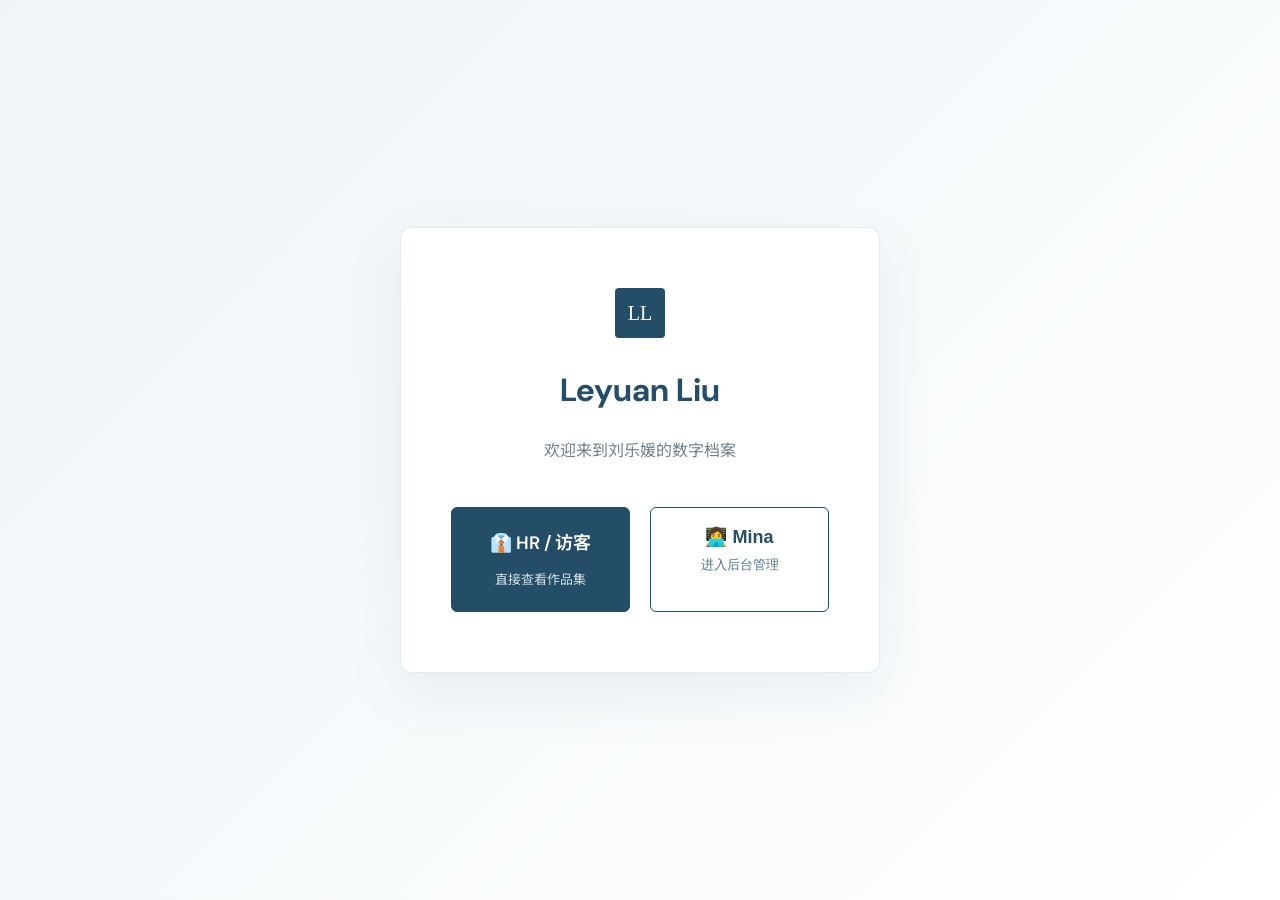
<file: index.html>
<!doctype html>
<html lang="zh-CN">
<head>
  <meta charset="utf-8">
  <meta name="viewport" content="width=device-width, initial-scale=1">
  <title>Welcome | 刘乐媛 Leyuan Liu</title>
  <link href="https://fonts.googleapis.com/css2?family=DM+Sans:wght@400;500;700&family=Noto+Sans+SC:wght@400;500;700&display=swap" rel="stylesheet">
  <link rel="stylesheet" href="styles.css">
  <style>
    .gate-container { height: 100vh; display: flex; align-items: center; justify-content: center; background: linear-gradient(135deg, #eef4f7 0%, #fff 100%); }
    .gate-card { background: #fff; padding: 60px 50px; border-radius: 12px; box-shadow: 0 20px 60px rgba(36,78,104,0.08); text-align: center; max-width: 480px; width: 90%; border: 1px solid #e5ebef; animation: fadeInUp 0.8s ease; }
    .gate-card h1 { font-size: 32px; color: #244e68; margin-bottom: 10px; }
    .gate-card p { color: #71808c; margin-bottom: 40px; font-size: 16px; }
    .gate-btns { display: flex; gap: 20px; justify-content: center; }
    .gate-btn { flex: 1; padding: 18px 20px; border: 1px solid #244e68; background: #fff; color: #244e68; font-size: 18px; font-weight: 600; border-radius: 6px; cursor: pointer; transition: all 0.3s; text-decoration: none; display: flex; flex-direction: column; align-items: center; gap: 8px; }
    .gate-btn:hover { background: #244e68; color: #fff; transform: translateY(-3px); box-shadow: 0 10px 20px rgba(36,78,104,0.15); }
    .gate-btn.primary { background: #244e68; color: #fff; }
    .gate-btn.primary:hover { background: #1a3b4f; }
    .admin-form { display: none; margin-top: 20px; flex-direction: column; gap: 12px; }
    .admin-form input { padding: 14px; border: 1px solid #dce5ea; border-radius: 6px; font-size: 16px; outline: none; text-align: center; }
    .admin-form input:focus { border-color: #b57b4a; }
    .admin-form .error { color: #b0413e; font-size: 14px; height: 18px; margin: 0; }
    @keyframes fadeInUp { from { opacity: 0; transform: translateY(30px); } to { opacity: 1; transform: translateY(0); } }
  </style>
</head>
<body>
  <div class="gate-container">
    <div class="gate-card">
      <div class="brand-mark" style="margin: 0 auto 20px; width: 50px; height: 50px; font-size: 20px;">LL</div>
      <h1>Leyuan Liu</h1>
      <p>欢迎来到刘乐媛的数字档案</p>
      
      <div class="gate-btns" id="mainBtns">
        <a href="portfolio.html" class="gate-btn primary">
          <span>👔 HR / 访客</span>
          <span style="font-size: 13px; font-weight: 400; opacity: 0.8;">直接查看作品集</span>
        </a>
        <button onclick="showAdminForm()" class="gate-btn">
          <span>👩‍💻 Mina</span>
          <span style="font-size: 13px; font-weight: 400; opacity: 0.8;">进入后台管理</span>
        </button>
      </div>

      <div class="admin-form" id="adminForm">
        <input type="password" id="adminPwd" placeholder="请输入管理员密码" onkeydown="if(event.key==='Enter') checkPwd()">
        <button onclick="checkPwd()" class="gate-btn primary" style="padding: 14px; flex-direction: row; justify-content: center;">验证并进入</button>
        <p class="error" id="adminError"></p>
      </div>
    </div>
  </div>
  <script>
    function showAdminForm() {
      document.getElementById('mainBtns').style.display = 'none';
      document.getElementById('adminForm').style.display = 'flex';
      document.getElementById('adminPwd').focus();
    }
    function checkPwd() {
      const pwd = document.getElementById('adminPwd').value;
      if (pwd === 'asd123') {
        sessionStorage.setItem('mina_admin', 'true');
        window.location.href = 'admin.html';
      } else {
        document.getElementById('adminError').textContent = '密码错误，请重试';
        document.getElementById('adminPwd').value = '';
      }
    }
  </script>
</body>
</html>
</file>
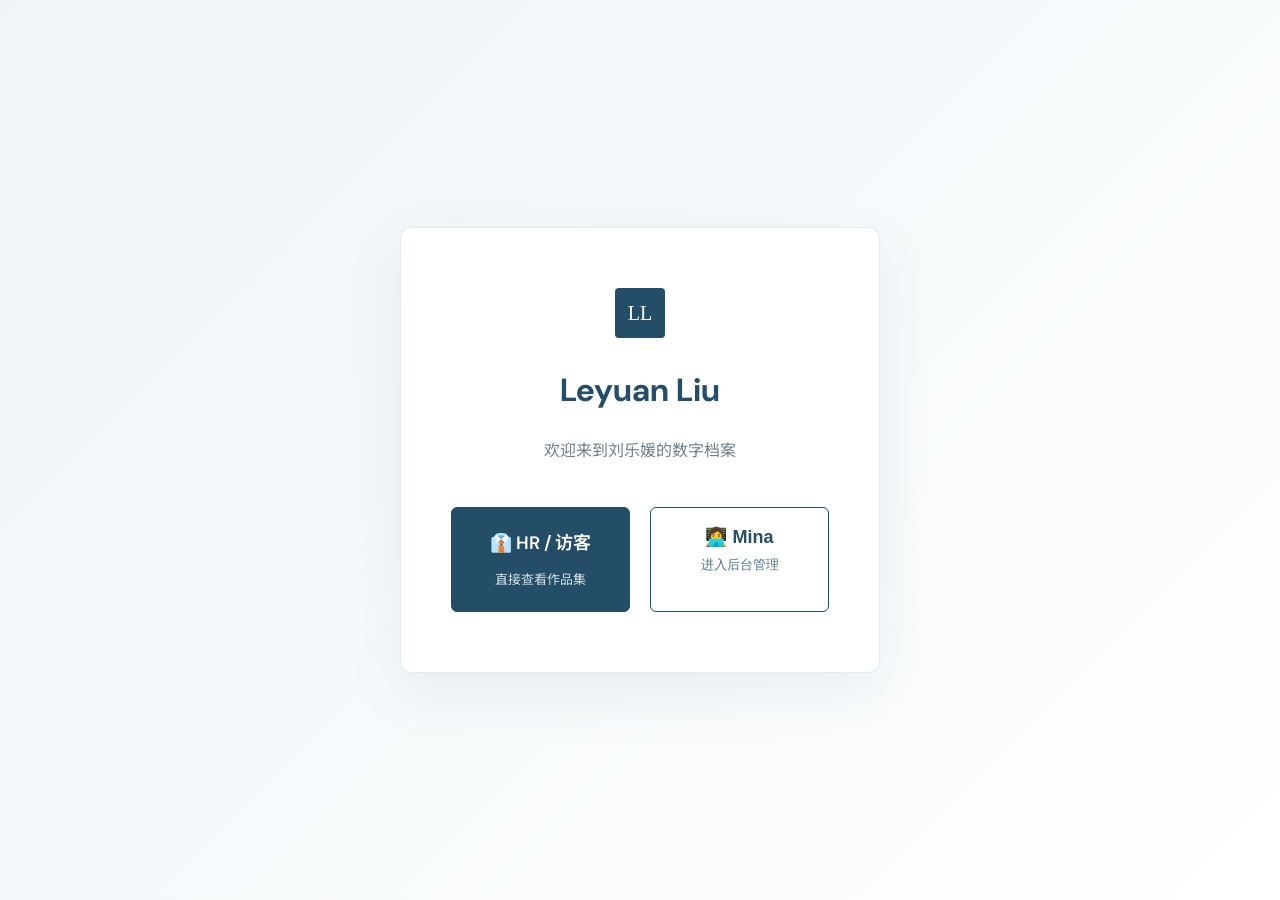
<file: admin.html>
<!doctype html>
<html lang="zh-CN">
<head>
  <meta charset="utf-8">
  <meta name="viewport" content="width=device-width, initial-scale=1">
  <title>Admin Dashboard | Mina</title>
  <link href="https://fonts.googleapis.com/css2?family=DM+Sans:wght@400;500;700&family=Noto+Sans+SC:wght@400;500;700&display=swap" rel="stylesheet">
  <link rel="stylesheet" href="styles.css">
</head>
<body>
  <div class="shell">
    <header class="topbar">
      <a class="brand" href="admin.html"><span class="brand-mark">M</span><span>Mina's Workspace<span class="brand-sub">ADMIN ONLY</span></span></a>
      <div class="top-actions">
        <a href="index.html" class="btn secondary small" style="text-decoration:none;">退出后台</a>
      </div>
    </header>
    <main class="section vault-section" style="min-height: 80vh;">
      <div class="section-head">
        <div><div class="kicker">ADMIN PANEL</div><h2>数字资产管理</h2></div>
        <p>这里上传的文件仅保存在当前浏览器 IndexedDB 中，用于本地预览和整理。HR 看不到这里。</p>
      </div>
      
      <div class="vault-controls" style="margin-top: 30px;">
        <label class="upload-btn" style="font-size:16px; padding:14px 20px;">＋ <span>上传本地文件</span><input id="mediaInput" type="file" accept="image/*,video/*,.pdf" multiple hidden></label>
      </div>
      <div id="mediaGrid" class="media-grid" style="margin-top: 30px;"><div class="empty-state">暂无本地预览文件</div></div>
    </main>
  </div>
  
  <script>
    // 拦截非授权访问
    if (sessionStorage.getItem('mina_admin') !== 'true') {
      window.location.href = 'index.html';
    }
    
    let mediaDb;
    const req = indexedDB.open("LeyuanPersonalArchive", 1);
    req.onupgradeneeded = () => req.result.createObjectStore("media", { keyPath: "id", autoIncrement: true });
    req.onsuccess = () => { mediaDb = req.result; renderMedia(); };
    
    function storeMedia(file){
      return new Promise((resolve, reject) => {
        const tx = mediaDb.transaction("media", "readwrite");
        tx.objectStore("media").add({ name: file.name, type: file.type, blob: file });
        tx.oncomplete = resolve; tx.onerror = reject;
      });
    }
    function getMedia(){
      return new Promise(resolve => {
        const r = mediaDb.transaction("media", "readonly").objectStore("media").getAll();
        r.onsuccess = () => resolve(r.result || []);
      });
    }
    async function renderMedia(){
      if(!mediaDb) return;
      const items = await getMedia();
      document.getElementById("mediaGrid").innerHTML = items.length
        ? items.map(m => `<article class="media-item">${m.type.startsWith("image/") ? `<img src="${URL.createObjectURL(m.blob)}">` : m.type.startsWith("video/") ? `<video src="${URL.createObjectURL(m.blob)}" controls></video>` : `<div class="file-preview">PDF</div>`}<p>${m.name}</p><button onclick="delMedia(${m.id})" style="color:#b0413e;border:none;background:none;cursor:pointer;">删除</button></article>`).join("")
        : `<div class="empty-state">暂无本地预览文件</div>`;
    }
    document.getElementById("mediaInput").addEventListener("change", async e => {
      for (const f of e.target.files) await storeMedia(f);
      e.target.value = ""; renderMedia();
    });
    window.delMedia = (id) => {
      const tx = mediaDb.transaction("media", "readwrite");
      tx.objectStore("media").delete(id);
      tx.oncomplete = renderMedia;
    };
  </script>
</body>
</html>
</file>
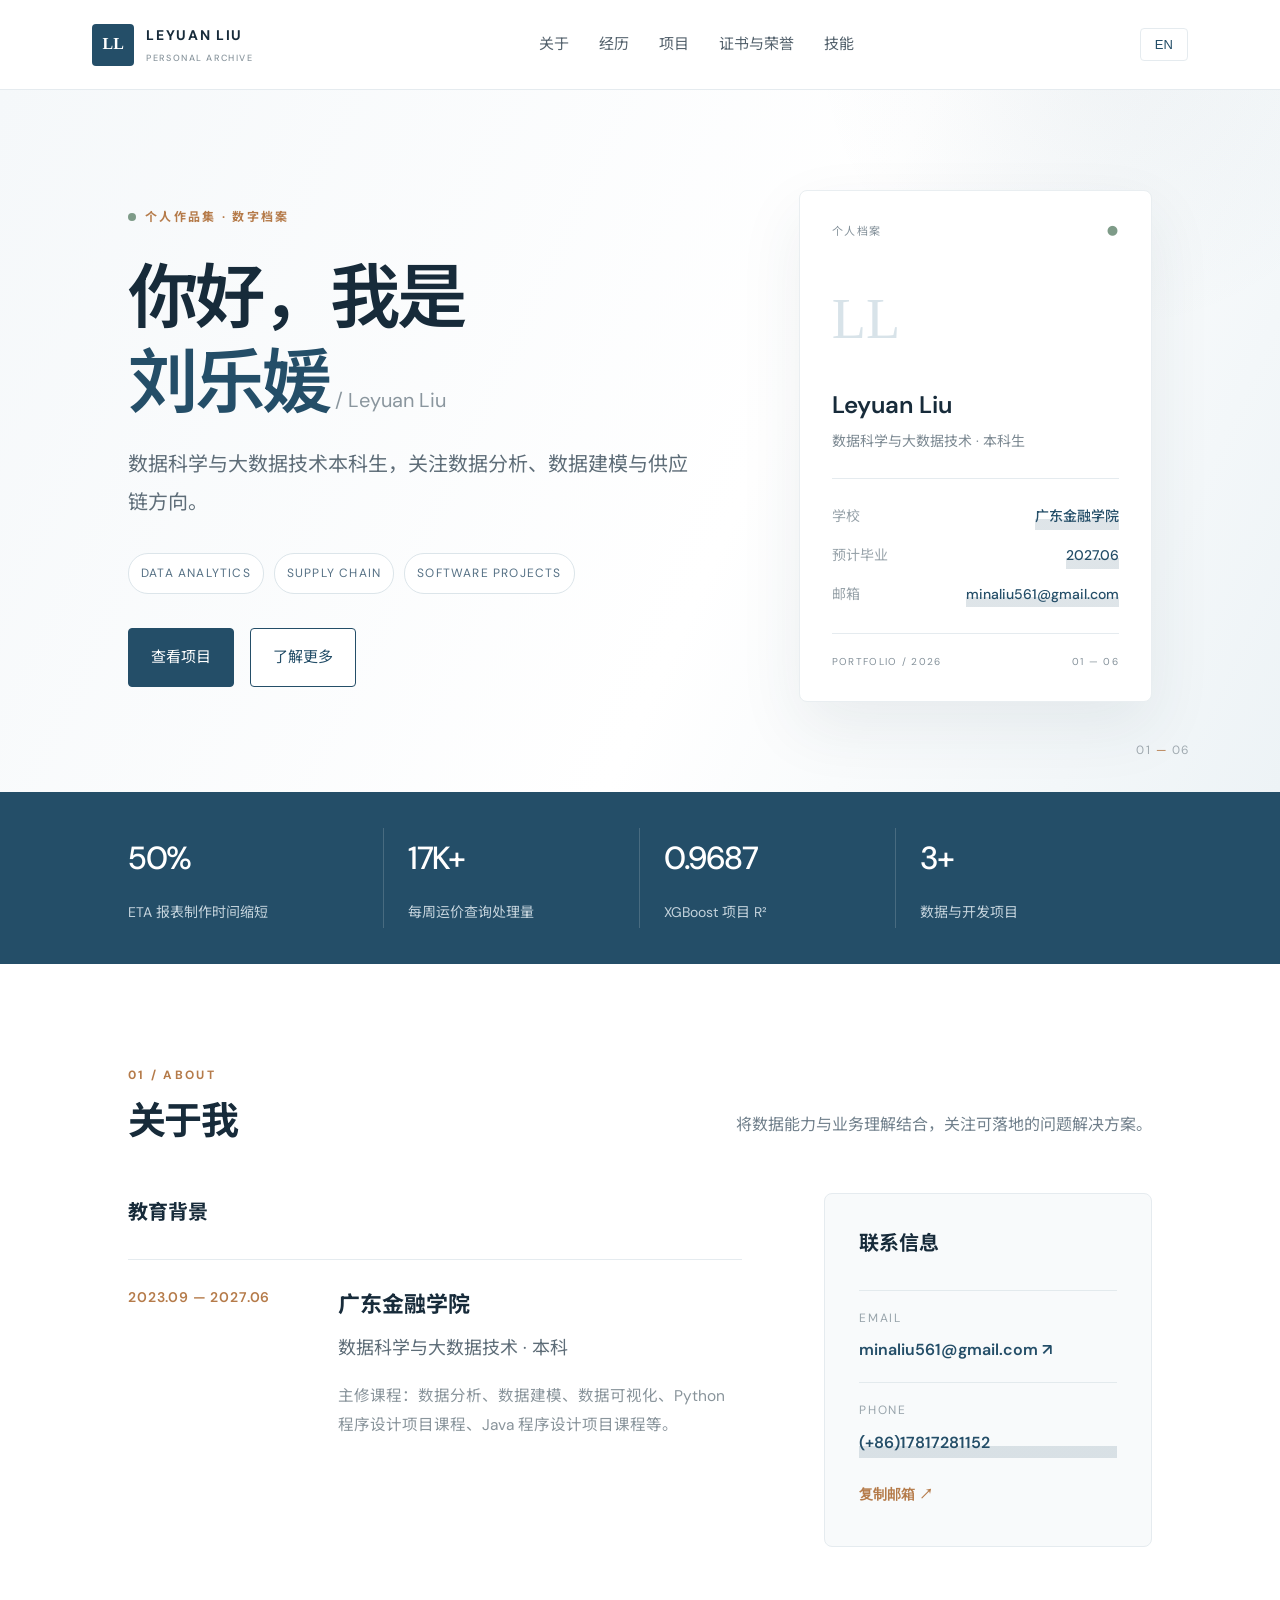
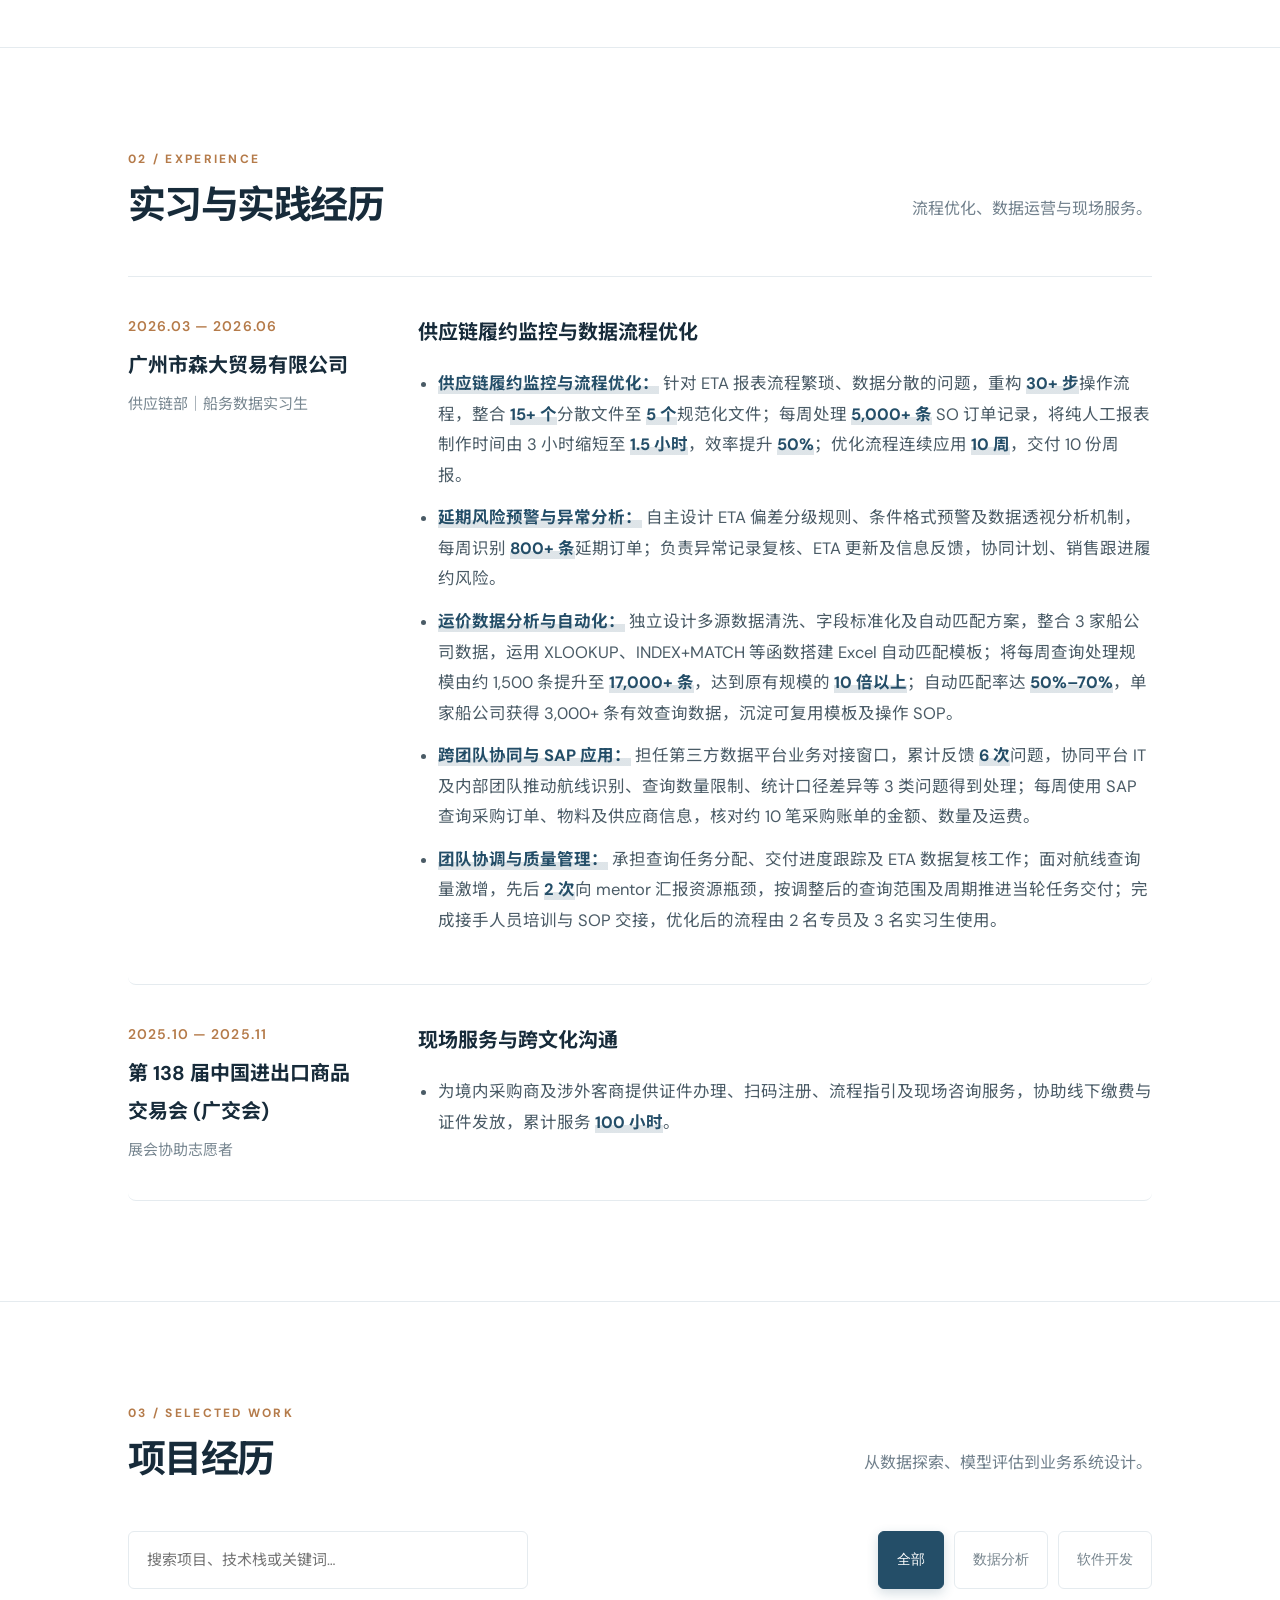
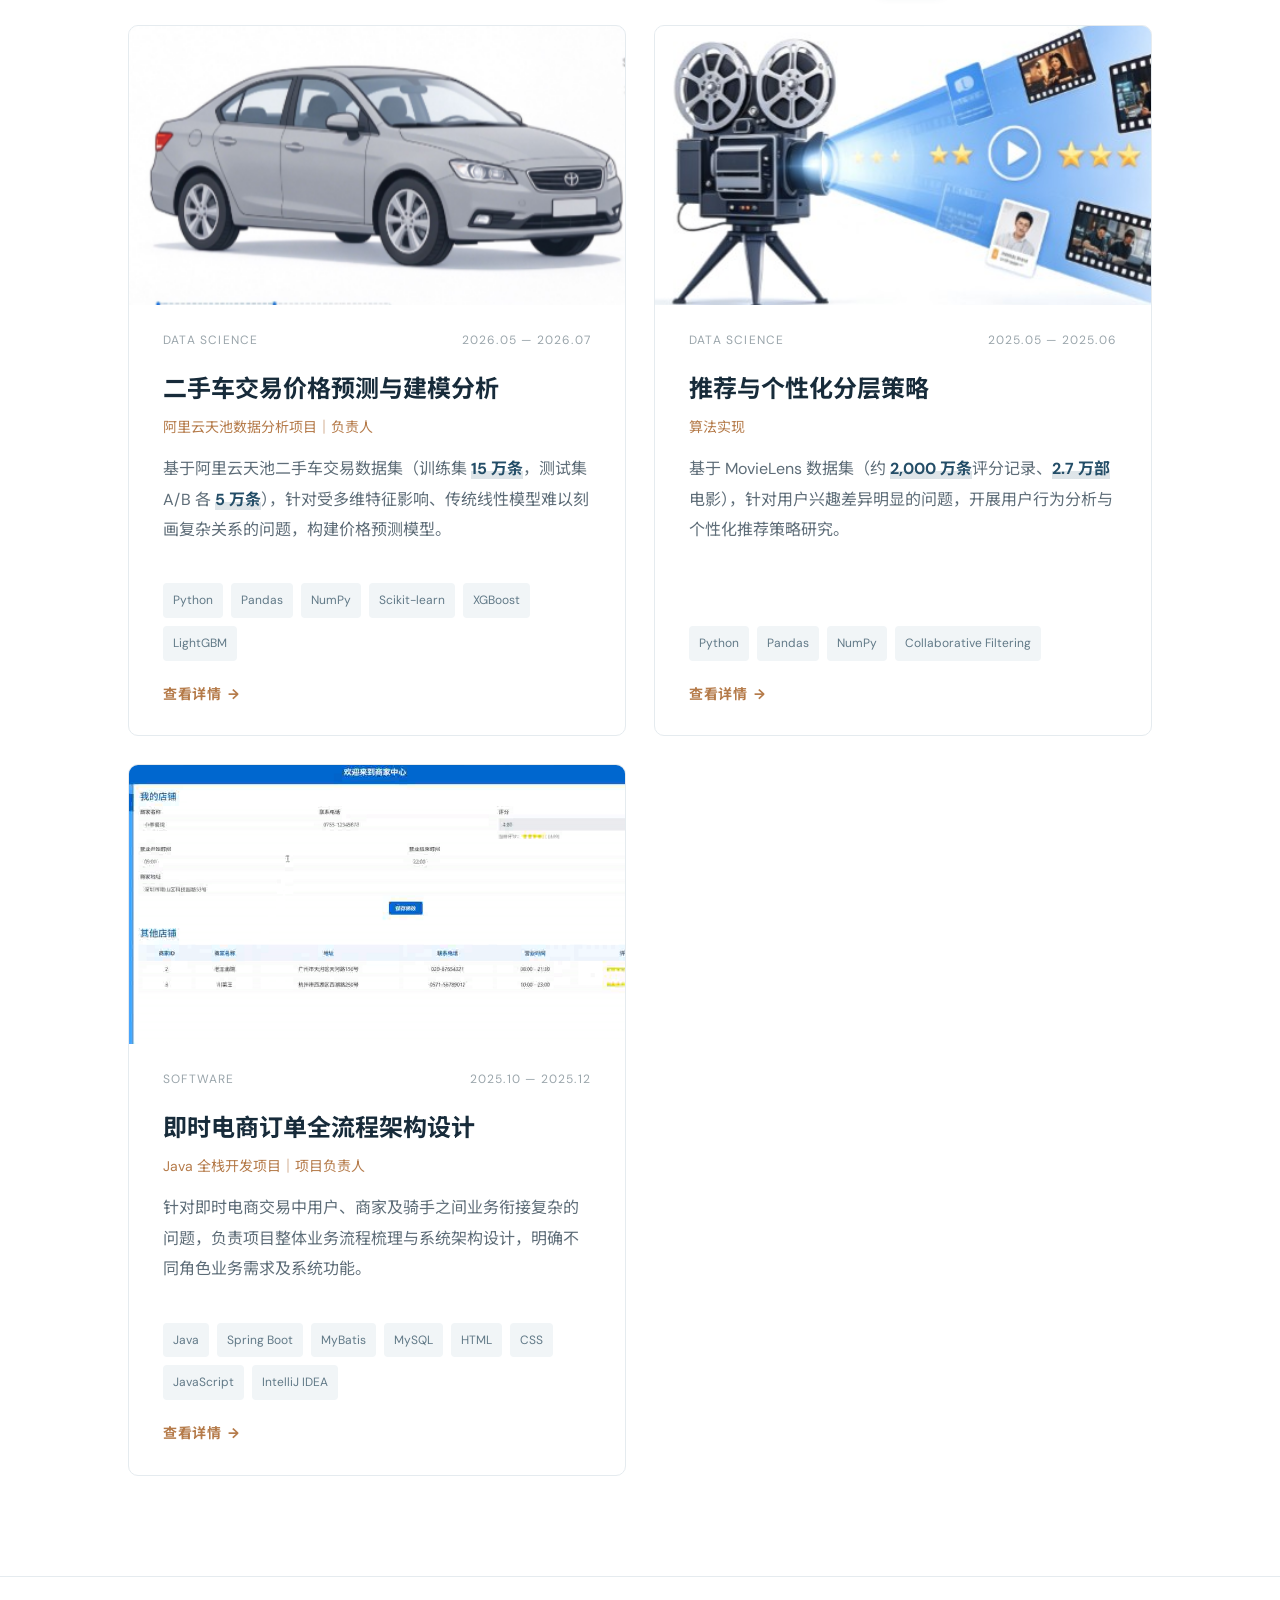
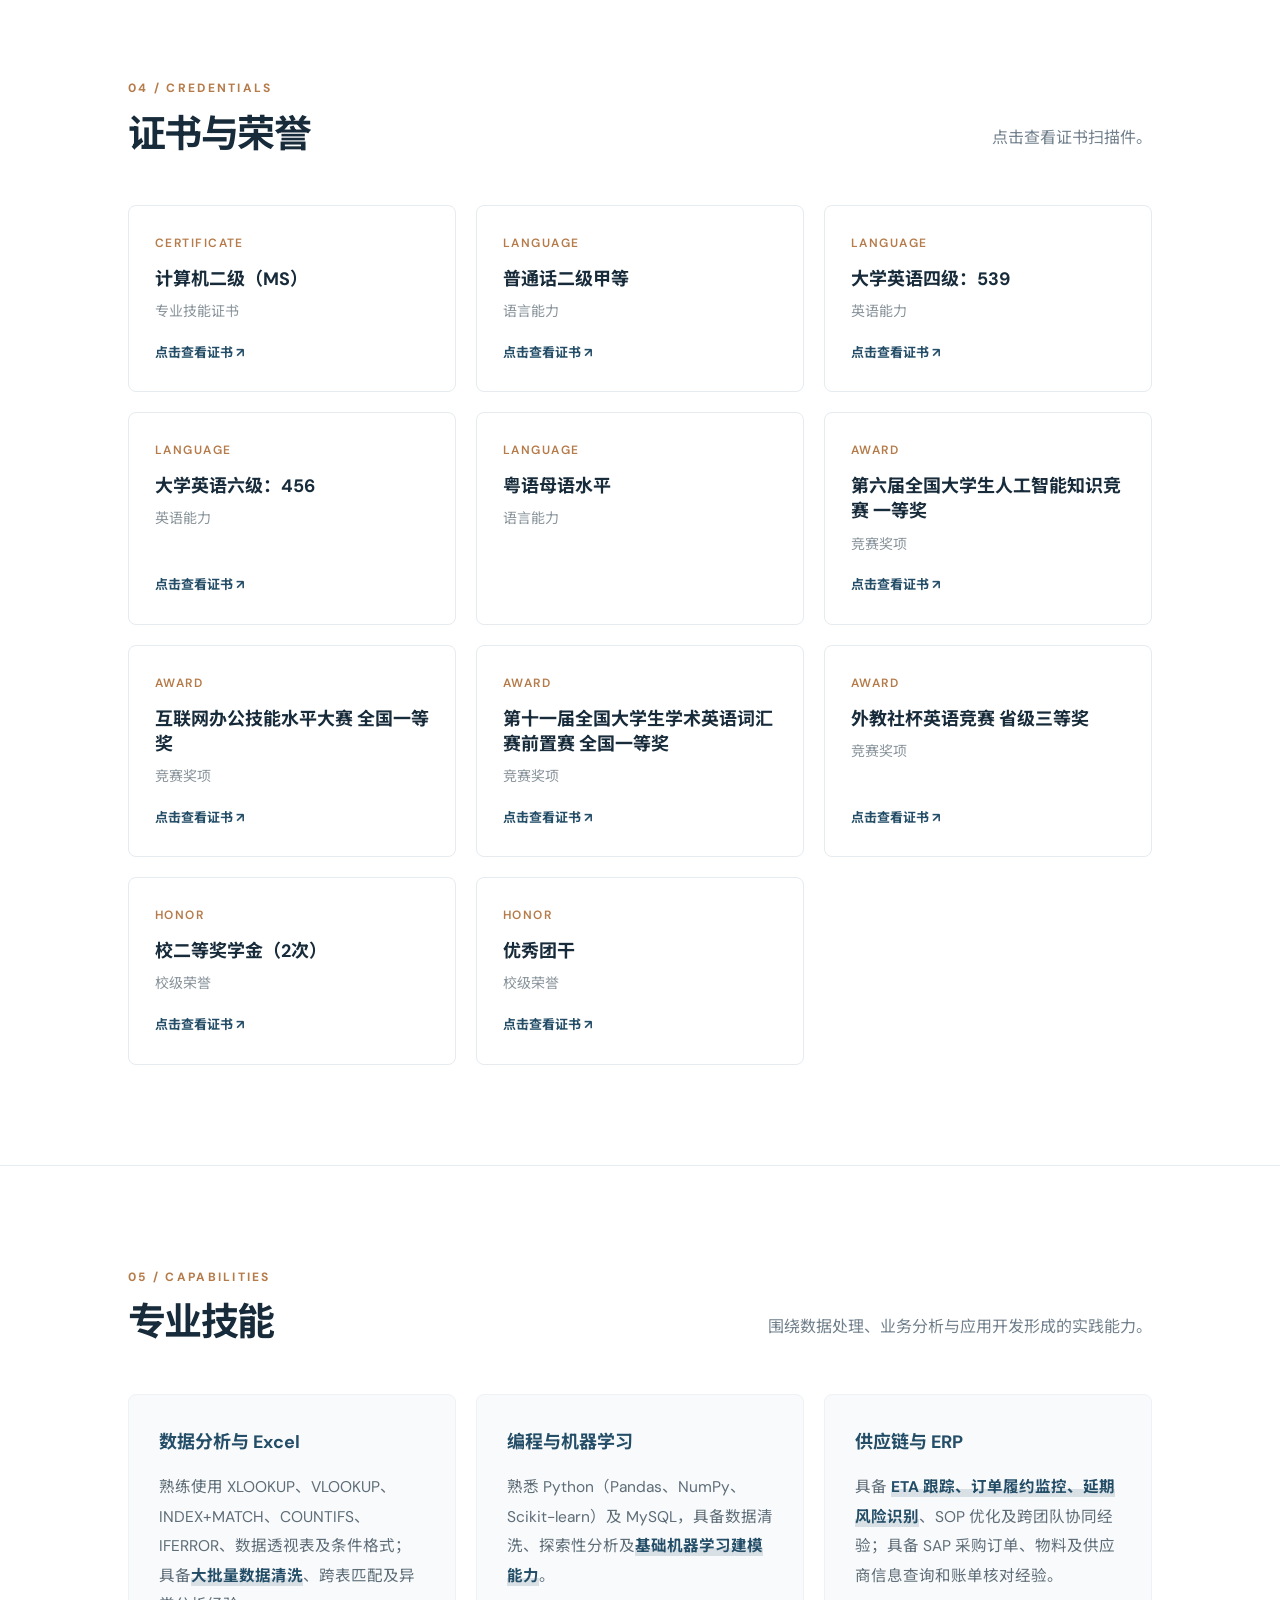
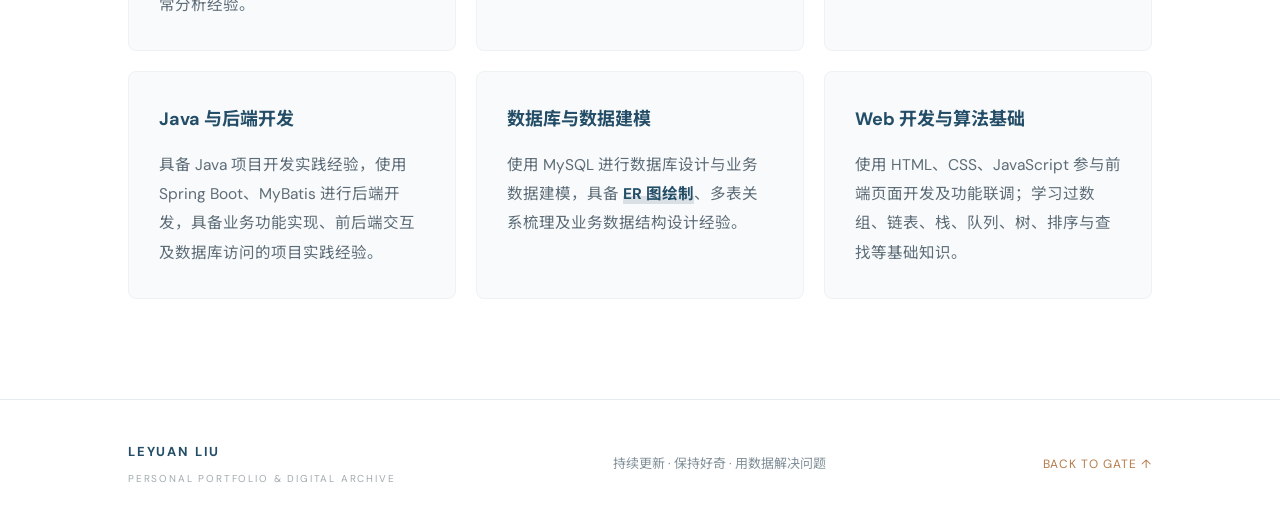
<file: portfolio.html>
<!doctype html>
<html lang="zh-CN">
<head>
  <meta charset="utf-8">
  <meta name="viewport" content="width=device-width, initial-scale=1">
  <title>刘乐媛 | Leyuan Liu — Portfolio</title>
  <link href="https://fonts.googleapis.com/css2?family=DM+Sans:wght@400;500;600;700&family=Noto+Sans+SC:wght@400;500;600;700;800&display=swap" rel="stylesheet">
  <link rel="stylesheet" href="styles.css">
</head>
<body>
  <div class="shell">
    <header class="topbar">
      <a class="brand" href="portfolio.html"><span class="brand-mark">LL</span><span>LEYUAN LIU<span class="brand-sub">PERSONAL ARCHIVE</span></span></a>
      <nav id="nav">
        <a href="#about" data-i18n="navAbout">关于</a><a href="#experience" data-i18n="navExperience">经历</a>
        <a href="#projects" data-i18n="navProjects">项目</a><a href="#credentials" data-i18n="navCredentials">证书与荣誉</a>
        <a href="#skills" data-i18n="navSkills">技能</a>
      </nav>
      <div class="top-actions">
        <button class="lang-btn" id="langToggle">EN</button>
        <button class="menu-btn" id="menuToggle">☰</button>
      </div>
    </header>

    <main>
      <section class="hero">
        <div class="hero-copy">
          <div class="eyebrow"><span class="pulse"></span><span data-i18n="heroEyebrow">个人作品集 · 数字档案</span></div>
          <h1><span data-i18n="heroHello">你好，我是</span><br><em>刘乐媛</em><span class="latin"> / Leyuan Liu</span></h1>
          <p class="hero-lead" data-i18n="heroLead">数据科学与大数据技术本科生，关注数据分析、数据建模与供应链方向。</p>
          <div class="hero-tags"><span>DATA ANALYTICS</span><span>SUPPLY CHAIN</span><span>SOFTWARE PROJECTS</span></div>
          <div class="hero-actions">
            <a class="btn primary" href="#projects" data-i18n="viewProjects">查看项目 <span>↗</span></a>
            <a class="btn secondary" href="#about" data-i18n="moreAbout">了解更多</a>
          </div>
        </div>
        <div class="hero-panel">
          <div class="panel-top"><span data-i18n="profileCard">个人档案</span><span class="live-dot">●</span></div>
          <div class="monogram">LL</div>
          <div class="panel-name">Leyuan Liu</div>
          <div class="panel-role" data-i18n="studentRole">数据科学与大数据技术 · 本科生</div>
          <div class="panel-divider"></div>
          <div class="panel-meta"><span data-i18n="locationLabel">学校</span><b data-i18n="schoolShort">广东金融学院</b></div>
          <div class="panel-meta"><span data-i18n="gradLabel">预计毕业</span><b>2027.06</b></div>
          <div class="panel-meta"><span data-i18n="emailLabel">邮箱</span><b>minaliu561@gmail.com</b></div>
          <div class="panel-foot"><span>PORTFOLIO / 2026</span><span>01 — 06</span></div>
        </div>
        <div class="hero-index">01 <span>—</span> 06</div>
      </section>

      <section class="metrics">
        <div><strong>50%</strong><span data-i18n="metric1">ETA 报表制作时间缩短</span></div>
        <div><strong>17K+</strong><span data-i18n="metric2">每周运价查询处理量</span></div>
        <div><strong>0.9687</strong><span data-i18n="metric3">XGBoost 项目 R²</span></div>
        <div><strong>3+</strong><span data-i18n="metric4">数据与开发项目</span></div>
      </section>

      <section class="section" id="about">
        <div class="section-head"><div><div class="kicker">01 / ABOUT</div><h2 data-i18n="aboutTitle">关于我</h2></div><p data-i18n="aboutIntro">将数据能力与业务理解结合，关注可落地的问题解决方案。</p></div>
        <div class="about-grid">
          <article class="about-main">
            <h3 data-i18n="educationTitle">教育背景</h3>
            <div class="timeline-item">
              <div class="timeline-date">2023.09 — 2027.06</div>
              <div><h4 data-i18n="university">广东金融学院</h4><p data-i18n="major">数据科学与大数据技术 · 本科</p><p class="muted" data-i18n="courses">主修课程：数据分析、数据建模、数据可视化、Python 程序设计项目课程、Java 程序设计项目课程等。</p></div>
            </div>
          </article>
          <aside class="contact-card">
            <h3 data-i18n="contactTitle">联系信息</h3>
            <p><span>EMAIL</span><a href="mailto:minaliu561@gmail.com">minaliu561@gmail.com ↗</a></p>
            <p><span>PHONE</span><b id="phoneText">(+86)17817281152</b></p>
            <button class="text-btn" id="copyEmail" data-i18n="copyEmail">复制邮箱 ↗</button>
          </aside>
        </div>
      </section>

      <section class="section" id="experience">
        <div class="section-head"><div><div class="kicker">02 / EXPERIENCE</div><h2 data-i18n="experienceTitle">实习与实践经历</h2></div><p data-i18n="experienceIntro">流程优化、数据运营与现场服务。</p></div>
        <div id="experienceList" class="stack-list"></div>
      </section>

      <section class="section" id="projects">
        <div class="section-head"><div><div class="kicker">03 / SELECTED WORK</div><h2 data-i18n="projectsTitle">项目经历</h2></div><p data-i18n="projectsIntro">从数据探索、模型评估到业务系统设计。</p></div>
        <div class="filter-row"><input id="searchInput" type="search" data-i18n-placeholder="searchPlaceholder" placeholder="搜索项目、技术栈或关键词…"><div id="filterButtons" class="filters"></div></div>
        <div id="projectGrid" class="project-grid"></div>
      </section>

      <section class="section" id="credentials">
        <div class="section-head"><div><div class="kicker">04 / CREDENTIALS</div><h2 data-i18n="credentialsTitle">证书与荣誉</h2></div><p data-i18n="credentialsIntro">点击查看证书扫描件。</p></div>
        <div id="credentialGrid" class="credential-grid"></div>
      </section>

      <section class="section" id="skills">
        <div class="section-head"><div><div class="kicker">05 / CAPABILITIES</div><h2 data-i18n="skillsTitle">专业技能</h2></div><p data-i18n="skillsIntro">围绕数据处理、业务分析与应用开发形成的实践能力。</p></div>
        <div id="skillGrid" class="skill-grid"></div>
      </section>
    </main>

    <footer>
      <div class="footer-brand">LEYUAN LIU<span>PERSONAL PORTFOLIO & DIGITAL ARCHIVE</span></div>
      <div data-i18n="footerText">持续更新 · 保持好奇 · 用数据解决问题</div>
      <a href="index.html">BACK TO GATE ↑</a>
    </footer>
  </div>
  
  <script src="data.js"></script>
  <script src="app.js"></script>
</body>
</html>
</file>
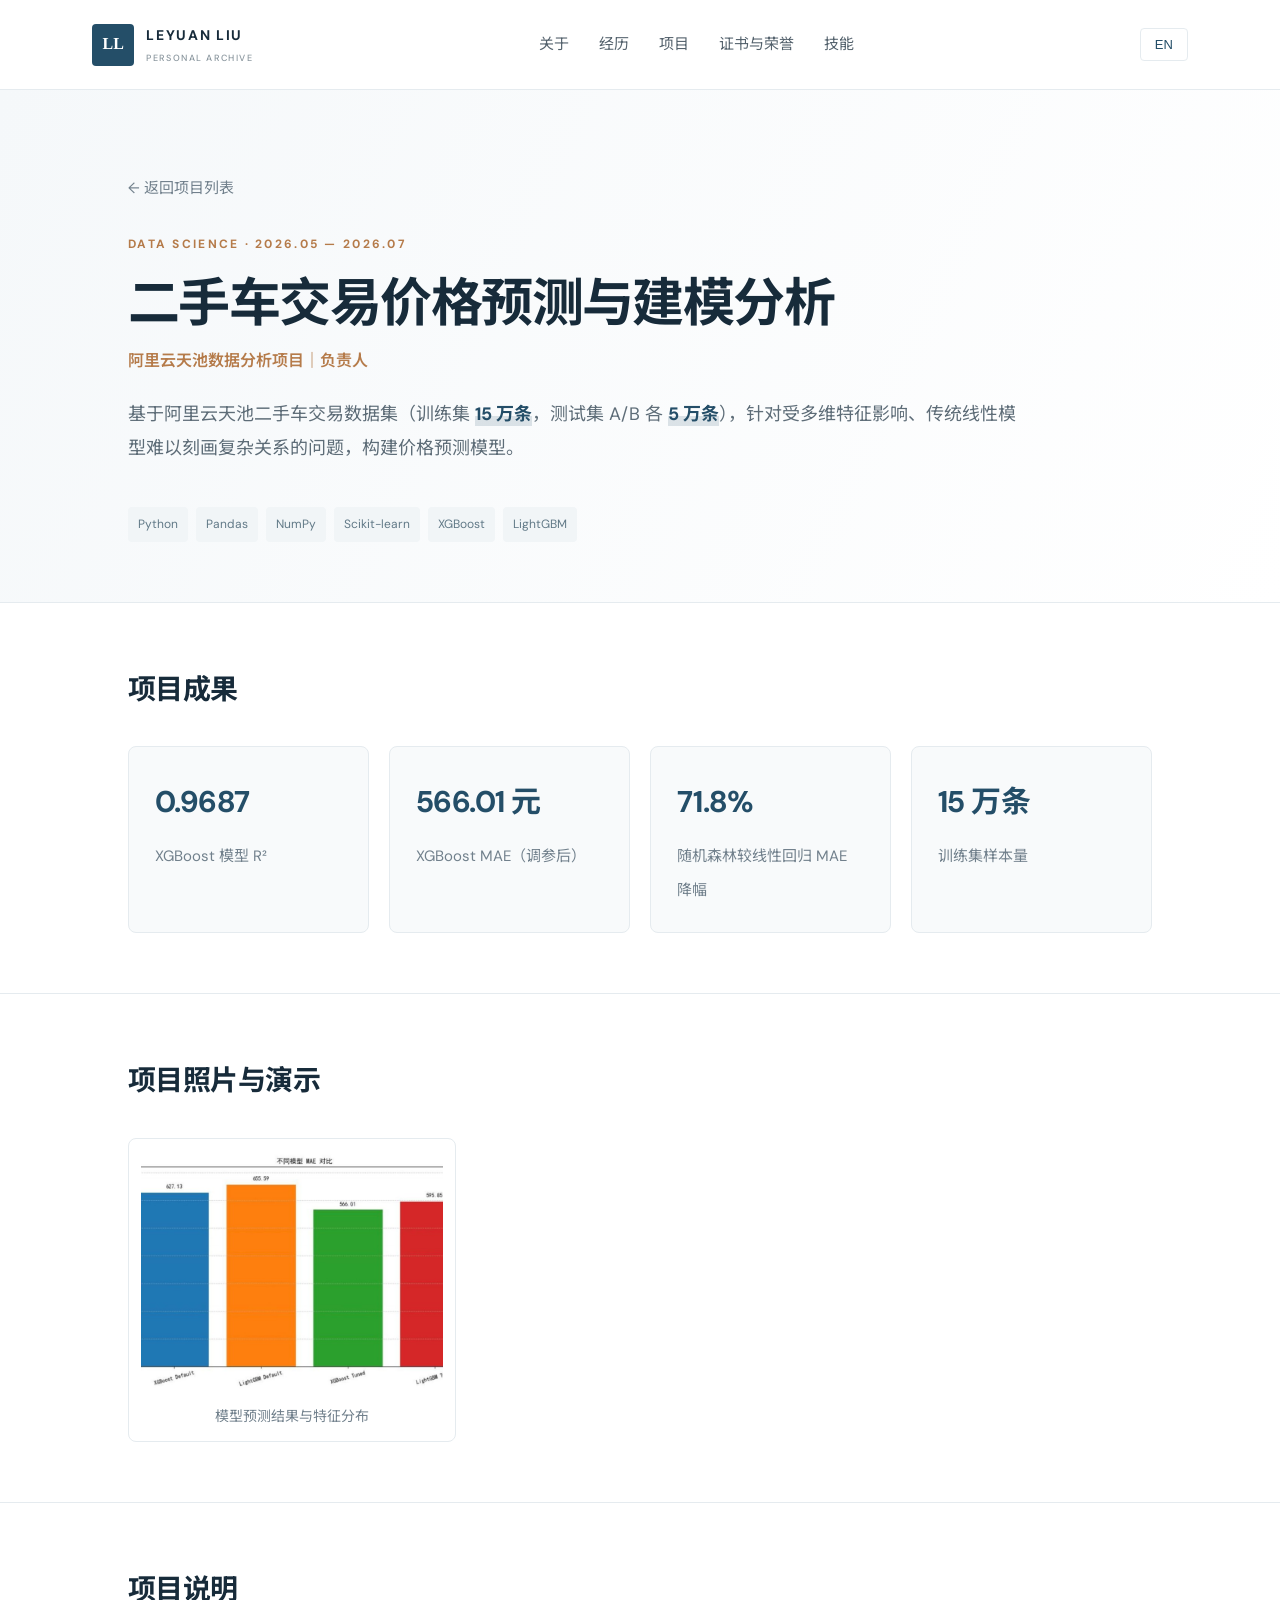
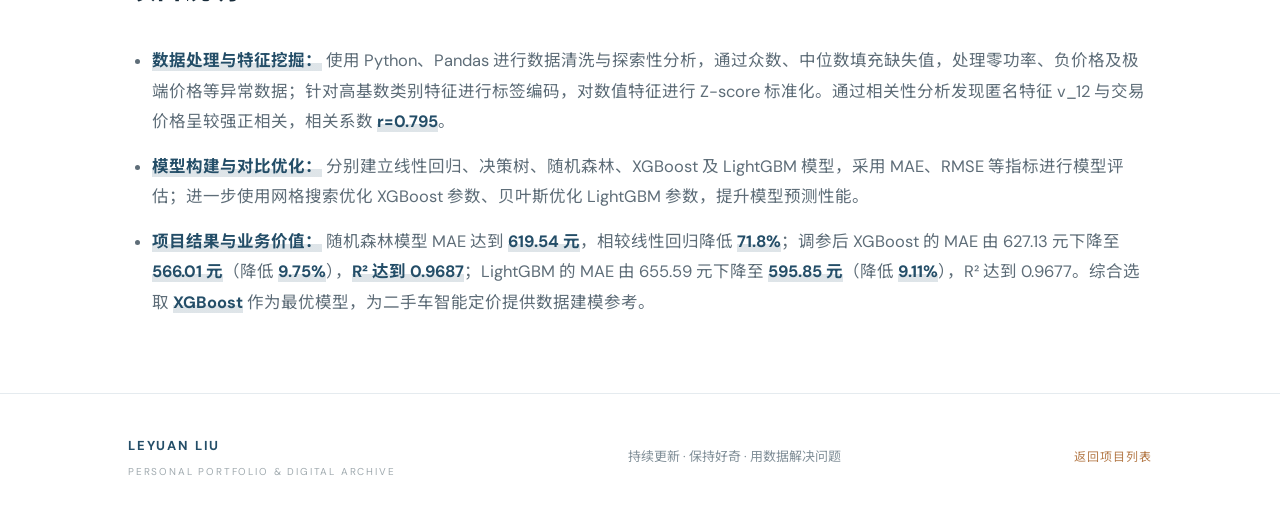
<file: project.html>
<!doctype html>
<html lang="zh-CN">
<head>
  <meta charset="utf-8">
  <meta name="viewport" content="width=device-width, initial-scale=1">
  <title>Project — 刘乐媛 Leyuan Liu</title>
  <link href="https://fonts.googleapis.com/css2?family=DM+Sans:wght@400;500;600;700&family=Noto+Sans+SC:wght@400;500;600;700;800&display=swap" rel="stylesheet">
  <link rel="stylesheet" href="styles.css">
</head>
<body>
  <div class="shell">
    <header class="topbar">
      <a class="brand" href="portfolio.html"><span class="brand-mark">LL</span><span>LEYUAN LIU<span class="brand-sub">PERSONAL ARCHIVE</span></span></a>
      <nav id="nav">
        <a href="portfolio.html#about" data-i18n="navAbout">关于</a>
        <a href="portfolio.html#experience" data-i18n="navExperience">经历</a>
        <a href="portfolio.html#projects" data-i18n="navProjects">项目</a>
        <a href="portfolio.html#credentials" data-i18n="navCredentials">证书与荣誉</a>
        <a href="portfolio.html#skills" data-i18n="navSkills">技能</a>
      </nav>
      <div class="top-actions">
        <button class="lang-btn" id="langToggle">EN</button>
        <button class="menu-btn" id="menuToggle">☰</button>
      </div>
    </header>

    <main id="projectContent"></main>

    <footer>
      <div class="footer-brand">LEYUAN LIU<span>PERSONAL PORTFOLIO & DIGITAL ARCHIVE</span></div>
      <div data-i18n="footerText">持续更新 · 保持好奇 · 用数据解决问题</div>
      <a href="portfolio.html#projects" data-i18n="backToProjects">返回项目列表</a>
    </footer>
  </div>
  
  <script src="data.js"></script>
  <script>
    const D = window.SITE_DATA;
    const I18N = window.I18N;
    let lang = localStorage.getItem("ll_lang") || "zh";
    const tr = k => (I18N[lang] && I18N[lang][k]) || k;
    let currentProject = null;

    function applyStaticI18n(){
      document.documentElement.lang = lang === "zh" ? "zh-CN" : "en";
      document.querySelectorAll("[data-i18n]").forEach(el => { el.textContent = tr(el.dataset.i18n); });
      document.getElementById("langToggle").textContent = lang === "zh" ? "EN" : "中文";
    }

    function initDetail(){
      const id = new URLSearchParams(location.search).get("id");
      currentProject = D.projects.find(p => p.id === id) || D.projects[0];

      applyStaticI18n();
      renderDetail();

      document.getElementById("langToggle").addEventListener("click", () => {
        lang = lang === "zh" ? "en" : "zh";
        localStorage.setItem("ll_lang", lang);
        applyStaticI18n();
        renderDetail();
      });

      document.getElementById("menuToggle").addEventListener("click", () => document.getElementById("nav").classList.toggle("open"));
    }

    function renderDetail(){
      const p = currentProject, zh = lang === "zh", el = document.getElementById("projectContent");
      if (!p) { el.innerHTML = `<section class="detail-section"><h2>${tr("notFound")}</h2></section>`; return; }
      document.title = (zh ? p.title : p.enTitle) + " — Leyuan Liu";

      const outcomes = (p.outcomes || []).length
        ? `<section class="detail-section"><h2>${tr("detailOutcomes")}</h2><div class="outcome-grid">${
            p.outcomes.map(o => `<div class="outcome-card"><strong>${zh ? o[0] : o[1]}</strong><span>${zh ? o[2] : o[3]}</span></div>`).join("")
          }</div></section>` : "";

      // 渲染视频和画廊图片
      let mediaHtml = "";
      if (p.video) {
        const posterAttr = p.videoCover ? `poster="${p.videoCover}"` : "";
        mediaHtml += `<figure class="gallery-item" style="grid-column: 1 / -1; text-align: center;"><video src="${p.video}" ${posterAttr} controls preload="metadata" style="width: 100%; max-height: 600px; background: #000; border-radius: 8px; object-fit: contain;"></video><figcaption>Demo Video</figcaption></figure>`;
      }
      if ((p.gallery || []).length) {
        mediaHtml += p.gallery.map(g => {
          const cap = (zh ? g.zh : g.en) || "";
          return g.type === "video"
            ? `<figure class="gallery-item"><video src="${g.src}" controls preload="metadata"></video><figcaption>${cap}</figcaption></figure>`
            : `<figure class="gallery-item"><img src="${g.src}" alt="${cap}" loading="lazy"><figcaption>${cap}</figcaption></figure>`;
        }).join("");
      }
      
      const gallerySection = mediaHtml 
        ? `<section class="detail-section"><h2>${tr("detailGallery")}</h2><div class="gallery-grid">${mediaHtml}</div></section>`
        : `<section class="detail-section"><h2>${tr("detailGallery")}</h2><p class="empty-state">${tr("galleryEmpty")}</p></section>`;

      // 如果没有技术文档，直接隐藏整个模块，不让HR看空状态
      const hasDocs = (p.docs || []).length > 0;
      const docsContent = hasDocs
        ? `<div class="doc-list">${p.docs.map(d => `<a class="doc-link" href="${d.href}" target="_blank" rel="noopener">📄 ${zh ? d.zh : d.en}</a>`).join("")}</div>`
        : "";
      const docsSection = hasDocs
        ? `<section class="detail-section"><h2>${tr("detailDocs")}</h2>${docsContent}</section>`
        : "";

      el.innerHTML = `
        <section class="detail-hero">
          <a class="back-link" href="portfolio.html#projects">← ${tr("backToProjects")}</a>
          <div class="kicker">${p.category.toUpperCase()} · ${p.date}</div>
          <h1>${zh ? p.title : p.enTitle}</h1>
          <p class="detail-sub">${zh ? p.subtitle : p.enSubtitle}</p>
          <p class="detail-intro">${zh ? p.intro : p.enIntro}</p>
          <div class="tech-list">${p.tech.map(t => `<span>${t}</span>`).join("")}</div>
        </section>

        ${outcomes}
        ${gallerySection}
        ${docsSection}
        
        <section class="detail-section"><h2>${tr("detailProcess")}</h2>
          <ul class="detail-body">${p.bullets.map(b => `<li>${b[zh ? 0 : 1]}</li>`).join("")}</ul>
        </section>`;
    }

    initDetail();
  </script>
</body>
</html>
</file>
<file: styles.css>
*{box-sizing:border-box}
:root{--ink:#172b3a;--muted:#71808c;--line:#e5ebef;--paper:#f7f9fa;--blue:#244e68;--blue2:#dce8ee;--accent:#b57b4a;--white:#fff}
html{scroll-behavior:smooth;scroll-padding-top:90px}
body{margin:0;background:var(--paper);color:var(--ink);font-family:"DM Sans","Noto Sans SC",sans-serif;font-size:18px;line-height:1.9}
.shell{max-width:1440px;margin:auto;background:#fff;min-height:100vh}

/* 重点词高亮 */
b { color: var(--blue); font-weight: 700; background: linear-gradient(transparent 60%, rgba(36,78,104,0.15) 40%); }

/* 顶栏 */
.topbar{height:90px;padding:0 7.2%;display:flex;align-items:center;justify-content:space-between;border-bottom:1px solid var(--line);position:sticky;top:0;background:rgba(255,255,255,.95);backdrop-filter:blur(14px);z-index:20}
.brand{display:flex;align-items:center;gap:12px;text-decoration:none;color:var(--ink);font-weight:700;letter-spacing:.12em;font-size:14px}
.brand-mark{width:42px;height:42px;background:var(--blue);color:#fff;display:grid;place-items:center;font-family:Georgia,serif;font-size:16px;letter-spacing:0;border-radius:4px;transition:transform 0.3s}
.brand:hover .brand-mark{transform:rotate(10deg)}
.brand-sub{display:block;font-size:9px;color:#8a969e;letter-spacing:.16em;font-weight:500;margin-top:2px}
nav{display:flex;gap:30px}
nav a{color:#53616c;text-decoration:none;font-size:15px;position:relative;transition:color 0.3s}
nav a::after{content:'';position:absolute;bottom:-5px;left:0;width:0;height:2px;background:var(--accent);transition:width 0.3s}
nav a:hover{color:var(--accent)}
nav a:hover::after{width:100%}
.top-actions{display:flex;gap:10px}
.lang-btn,.menu-btn{border:1px solid var(--line);background:white;padding:8px 14px;color:var(--blue);font-size:13px;cursor:pointer;transition:all 0.2s;border-radius:4px}
.lang-btn:hover,.menu-btn:hover{background:var(--blue);color:#fff}
.menu-btn{display:none}

/* HERO */
.hero{position:relative;min-height:560px;padding:100px 10% 90px;background:linear-gradient(115deg,#f5f8fa 0%,#fff 58%,#edf3f6 100%);display:grid;grid-template-columns:1.25fr .75fr;align-items:center;gap:8%;overflow:hidden}
.hero::before{content:'';position:absolute;top:-50%;right:-10%;width:600px;height:600px;background:radial-gradient(circle,rgba(36,78,104,0.05) 0%,transparent 70%);border-radius:50%;z-index:0}
.eyebrow,.kicker{font-size:12px;letter-spacing:.19em;color:var(--accent);font-weight:700}
.pulse{display:inline-block;width:8px;height:8px;border-radius:50%;background:#7e9b88;margin-right:9px;box-shadow:0 0 0 0 rgba(126,155,136,0.7);animation:pulse-anim 2s infinite}
@keyframes pulse-anim { 0% { transform: scale(0.95); box-shadow: 0 0 0 0 rgba(126,155,136,0.7); } 70% { transform: scale(1); box-shadow: 0 0 0 8px rgba(126,155,136,0); } 100% { transform: scale(0.95); box-shadow: 0 0 0 0 rgba(126,155,136,0); } }
.hero h1{font-size:clamp(42px,5.5vw,72px);line-height:1.2;letter-spacing:-.04em;margin:28px 0 20px;font-weight:600;position:relative;z-index:1}
.hero h1 em{font-style:normal;color:var(--blue)}
.latin{font-size:20px;color:#8a969e;letter-spacing:0;font-weight:400}
.hero-lead{max-width:560px;color:#5e6d78;font-size:20px;position:relative;z-index:1}
.hero-tags{display:flex;flex-wrap:wrap;gap:10px;margin:32px 0;position:relative;z-index:1}
.hero-tags span{font-size:12px;letter-spacing:.1em;color:#557084;border:1px solid #dce5ea;padding:8px 12px;border-radius:20px;background:#fff;transition:all 0.3s}
.hero-tags span:hover{border-color:var(--accent);color:var(--accent);transform:translateY(-2px)}
.hero-actions{display:flex;gap:16px;margin-top:34px;position:relative;z-index:1}
.btn{display:inline-flex;align-items:center;gap:20px;text-decoration:none;padding:14px 22px;font-size:15px;cursor:pointer;border:1px solid var(--blue);font-family:inherit;transition: all .3s;border-radius:4px;}
.primary{background:var(--blue);color:#fff}
.secondary{background:#fff;color:var(--blue)}
.btn:hover{transform:translateY(-3px);box-shadow:0 10px 25px rgba(36,78,104,0.15)}
.hero-panel{background:#fff;padding:30px 32px;box-shadow:0 25px 65px rgba(33,61,75,0.08);border:1px solid #e9eef1;max-width:360px;width:100%;justify-self:end;border-radius:8px;position:relative;z-index:1;transition:transform 0.4s}
.hero-panel:hover{transform:translateY(-5px)}
.panel-top,.panel-foot{display:flex;justify-content:space-between;color:#84919a;font-size:11px;letter-spacing:.13em}
.live-dot{color:#7e9b88;animation:blink 2s infinite}
@keyframes blink { 0%, 100% { opacity: 1; } 50% { opacity: 0.3; } }
.monogram{font-family:Georgia,serif;font-size:56px;color:#d8e3e9;margin:24px 0 10px}
.panel-name{font-size:24px;font-weight:600}
.panel-role{font-size:14px;color:#7c8992}
.panel-divider{height:1px;background:var(--line);margin:24px 0}
.panel-meta{display:flex;justify-content:space-between;gap:12px;font-size:14px;margin:12px 0}
.panel-meta span{color:#98a3aa}
.panel-meta b{font-weight:500;text-align:right}
.panel-foot{border-top:1px solid var(--line);padding-top:18px;margin-top:26px;font-size:10px}
.hero-index{position:absolute;bottom:30px;right:7%;font-size:12px;color:#a1abb1;letter-spacing:.12em}
.hero-index span{color:var(--accent)}

/* 指标条 */
.metrics{display:grid;grid-template-columns:repeat(4,1fr);padding:36px 10%;background:var(--blue);color:#fff}
.metrics div{padding:0 24px;border-right:1px solid #ffffff2a;transition:transform 0.3s}
.metrics div:hover{transform:scale(1.02)}
.metrics div:first-child{padding-left:0}
.metrics div:last-child{border:0}
.metrics strong{display:block;font-size:32px;font-weight:500;letter-spacing:-.04em;margin-bottom:5px}
.metrics span{font-size:14px;color:#c4d3dc}

/* 通用 section */
.section{padding:100px 10%;border-bottom:1px solid var(--line)}
.section-head{display:flex;justify-content:space-between;align-items:end;gap:30px;margin-bottom:48px}
.section-head h2{font-size:38px;line-height:1.2;margin:12px 0 0;letter-spacing:-.04em}
.section-head>p{max-width:420px;color:var(--muted);font-size:16px;margin:0 0 4px}

/* 关于 */
.about-grid{display:grid;grid-template-columns:1.5fr .8fr;gap:8%}
.about-main h3,.contact-card h3{font-size:20px;margin:0 0 28px}
.timeline-item{display:grid;grid-template-columns:180px 1fr;gap:30px;padding:24px 0;border-top:1px solid var(--line)}
.timeline-date{font-size:14px;color:var(--accent);letter-spacing:.06em;font-weight:600}
.timeline-item h4{margin:0;font-size:22px}
.timeline-item p{margin:6px 0;color:#5e6d78}
.timeline-item .muted{font-size:15.5px;color:#89949b;margin-top:16px}
.contact-card{background:#f8fafb;padding:30px 34px;border-radius:8px;border:1px solid var(--line)}
.contact-card p{border-top:1px solid #e3eaed;padding:16px 0;margin:0;display:flex;flex-direction:column;gap:6px}
.contact-card p span{font-size:12px;color:#98a4ab;letter-spacing:.14em}
.contact-card a,.contact-card b{font-size:16px;color:var(--blue);font-weight:600;text-decoration:none;overflow-wrap:anywhere;transition:color 0.2s}
.contact-card a:hover{color:var(--accent)}
.text-btn{border:0;background:none;color:var(--accent);font-size:14px;padding:12px 0;cursor:pointer;font-weight:600}

/* 经历 */
.stack-list{border-top:1px solid var(--line)}
.experience-card{display:grid;grid-template-columns:240px 1fr;gap:50px;padding:36px 0;border-bottom:1px solid var(--line);transition:background 0.3s;border-radius:8px}
.experience-card:hover{background:#fcfdfd;}
.exp-date{font-size:14px;color:var(--accent);letter-spacing:.08em;font-weight:600}
.exp-company{font-weight:700;font-size:20px;margin:6px 0}
.exp-role{font-size:15px;color:#788791}
.exp-content h3{font-size:20px;margin:0 0 18px;color:var(--ink)}
.exp-content ul{padding-left:20px;margin:0;color:#4a5b66}
.exp-content li{margin:12px 0;font-size:16.5px;line-height:1.85}

/* 项目 */
.filter-row{display:flex;justify-content:space-between;gap:20px;margin-bottom:36px}
input[type=search]{width:min(400px,100%);border:1px solid var(--line);padding:14px 18px;font:inherit;font-size:15px;outline:none;border-radius:6px;transition:border 0.3s}
input[type=search]:focus{border-color:var(--blue)}
.filters{display:flex;gap:10px;flex-wrap:wrap}
.filter-btn{border:1px solid var(--line);background:#fff;color:#75838c;padding:10px 18px;font-size:14px;cursor:pointer;border-radius:6px;transition:all 0.2s}
.filter-btn:hover{border-color:var(--blue);color:var(--blue)}
.filter-btn.active{background:var(--blue);border-color:var(--blue);color:#fff;box-shadow:0 4px 12px rgba(36,78,104,0.2)}
.project-grid{display:grid;grid-template-columns:repeat(2,1fr);gap:28px}
.project-card{border:1px solid var(--line);padding:32px 34px 28px;display:flex;flex-direction:column;min-height:320px;transition:.3s;text-decoration:none;color:inherit;cursor:pointer;background:#fff;border-radius:10px;overflow:hidden;position:relative}
.project-card:hover{border-color:#b7c9d3;box-shadow:0 20px 40px rgba(36,78,104,0.08);transform:translateY(-6px)}
.project-cover{position:relative;aspect-ratio:16/9;margin:-32px -34px 24px;overflow:hidden;background:linear-gradient(135deg,#e9eff3,#d6e2e9);display:grid;place-items:center}
.project-cover img{position:absolute;inset:0;width:100%;height:100%;object-fit:cover;transition:transform 0.5s}
.project-card:hover .project-cover img{transform:scale(1.05)}
.cover-placeholder{font-size:13px;letter-spacing:.18em;color:#8ba0ad;font-weight:700}
.project-top{display:flex;justify-content:space-between;gap:12px;color:#9aa5ab;font-size:12px;letter-spacing:.1em}
.project-card h3{font-size:24px;line-height:1.4;margin:20px 0 8px}
.project-sub{font-size:14px;color:var(--accent)}
.project-card p{font-size:16px;color:#5e6d78;margin:14px 0}
.tech-list{display:flex;flex-wrap:wrap;gap:8px;margin-top:auto;padding-top:24px}
.tech-list span{background:#f1f5f7;color:#617987;padding:6px 10px;font-size:12px;border-radius:4px}
.card-cta{margin-top:20px;font-size:14px;color:var(--accent);letter-spacing:.05em;font-weight:700;display:flex;align-items:center;gap:6px}
.card-cta::after{content:'→';transition:transform 0.3s}
.project-card:hover .card-cta::after{transform:translateX(6px)}

/* 证书 / 技能 */
.credential-grid{display:grid;grid-template-columns:repeat(3,1fr);gap:20px}
.credential{border:1px solid var(--line);padding:26px;min-height:140px;border-radius:8px;background:#fff;display:flex;flex-direction:column;text-decoration:none;color:inherit;transition:.3s;}
.credential.has-img:hover{border-color:var(--blue);box-shadow:0 12px 30px rgba(36,78,104,0.1);transform:translateY(-4px);}
.credential .cred-type{font-size:12px;color:var(--accent);letter-spacing:.12em;font-weight:600}
.credential h3{font-size:18px;margin:12px 0 6px;line-height:1.4}
.credential p{font-size:14px;color:#89949b;margin:0}
.cert-badge{margin-top:auto;padding-top:16px;font-size:13px;color:var(--blue);font-weight:700;}
.skill-grid{display:grid;grid-template-columns:repeat(3,1fr);gap:20px}
.skill-card{background:#f8fafb;padding:30px;border-radius:8px;border:1px solid #eef2f5;transition:box-shadow 0.3s}
.skill-card:hover{box-shadow:0 8px 24px rgba(0,0,0,0.04)}
.skill-card h3{font-size:18px;margin:0 0 14px;color:var(--blue)}
.skill-card p{font-size:15.5px;color:#5e6d78;margin:0;line-height:1.9}

/* 后台/画廊 */
.vault-section{background:#fbfcfc}
.vault-controls{display:flex;gap:10px;align-items:center;margin:22px 0;flex-wrap:wrap}
.upload-btn{background:var(--blue);color:#fff;padding:12px 18px;font-size:13px;cursor:pointer;display:inline-flex;gap:9px;align-items:center;border-radius:4px;}
.media-grid{display:grid;grid-template-columns:repeat(4,1fr);gap:12px}
.media-item{border:1px solid var(--line);padding:9px;min-width:0;background:#fff;border-radius:4px;}
.media-item img,.media-item video{width:100%;height:130px;object-fit:cover;background:#edf1f3;border-radius:2px;}
.media-item .file-preview{height:130px;display:grid;place-items:center;background:#edf1f3;color:#68808e;font-size:30px}
.media-item p{font-size:12px;overflow-wrap:anywhere;margin:8px 0}
.empty-state{color:#99a4aa;font-size:13.5px;padding:24px 0}

/* 详情页 */
.detail-hero{padding:80px 10% 60px;border-bottom:1px solid var(--line);background:linear-gradient(115deg,#f5f8fa,#fff)}
.detail-hero h1{font-size:clamp(34px,4.5vw,52px);line-height:1.25;letter-spacing:-.03em;margin:16px 0 10px}
.detail-sub{color:var(--accent);font-size:16px;margin:0 0 20px;font-weight:600}
.detail-intro{max-width:900px;color:#5e6d78;font-size:18px;line-height:1.9}
.back-link{display:inline-block;color:var(--muted);font-size:15px;text-decoration:none;margin-bottom:30px;transition:color 0.3s}
.back-link:hover{color:var(--accent)}
.detail-section{padding:60px 10%;border-bottom:1px solid var(--line)}
.detail-section h2{font-size:28px;letter-spacing:-.02em;margin:0 0 30px}
.detail-body{padding-left:24px;color:#5e6d78;margin:0}
.detail-body li{margin:14px 0;font-size:16.5px;line-height:1.85}
.gallery-grid{display:grid;grid-template-columns:repeat(auto-fill,minmax(300px,1fr));gap:20px}
.gallery-item{margin:0;border:1px solid var(--line);background:#fff;padding:12px;border-radius:8px;transition:transform 0.3s}
.gallery-item:hover{transform:translateY(-4px);box-shadow:0 10px 20px rgba(0,0,0,0.05)}
.gallery-item img,.gallery-item video{width:100%;height:240px;object-fit:cover;background:#eef2f4;display:block;border-radius:6px;}
.gallery-item figcaption{font-size:14px;color:var(--muted);margin-top:12px;text-align:center;}
.outcome-grid{display:grid;grid-template-columns:repeat(auto-fill,minmax(240px,1fr));gap:20px}
.outcome-card{border:1px solid var(--line);padding:26px;background:#f8fafb;border-radius:8px;transition:transform 0.3s}
.outcome-card:hover{transform:scale(1.02)}
.outcome-card strong{display:block;font-size:30px;color:var(--blue);letter-spacing:-.02em;font-weight:700;margin-bottom:8px}
.outcome-card span{font-size:15px;color:var(--muted)}
.doc-list{display:flex;flex-wrap:wrap;gap:14px}
.doc-link{display:inline-flex;align-items:center;gap:8px;border:1px solid var(--line);padding:14px 22px;font-size:16px;color:var(--blue);text-decoration:none;border-radius:6px;transition:all 0.3s}
.doc-link:hover{border-color:var(--blue);background:#f6f9fb;transform:translateY(-2px)}

/* 页脚 */
footer{padding:40px 10%;display:flex;align-items:center;justify-content:space-between;gap:20px;color:#829099;font-size:13px}
.footer-brand{font-size:13px;letter-spacing:.14em;color:var(--blue);font-weight:700}
.footer-brand span{display:block;font-size:10px;color:#a0aaaf;font-weight:400;margin-top:4px}
footer a{color:var(--accent);text-decoration:none;font-size:12px;letter-spacing:.08em;transition:opacity 0.3s}
footer a:hover{opacity:0.7}

@media(max-width:900px){
  .topbar{padding:0 5%}nav{gap:13px}
  .hero{padding:70px 7%;gap:4%}
  .section,.detail-hero,.detail-section{padding:70px 7%}
  .metrics{padding:25px 7%}.metrics div{padding:0 12px}
  .about-grid{gap:4%}.experience-card{grid-template-columns:190px 1fr;gap:25px}
}
@media(max-width:700px){
  .topbar{height:70px}.menu-btn{display:block}
  nav{display:none;position:absolute;top:70px;left:0;right:0;background:#fff;padding:20px 6%;border-bottom:1px solid var(--line);flex-direction:column;gap:16px;box-shadow:0 10px 20px rgba(0,0,0,0.05)}
  nav.open{display:flex}
  .hero{grid-template-columns:1fr;padding:60px 7% 70px}
  .hero-panel{justify-self:start;margin-top:24px;max-width:none}
  .hero h1{font-size:46px}.hero-lead{font-size:18px}
  .metrics{grid-template-columns:repeat(2,1fr);gap:24px}.metrics div{border:0;padding:0}
  .section,.detail-hero,.detail-section{padding:60px 7%}
  .section-head{display:block}.section-head>p{margin-top:16px}
  .about-grid,.project-grid{grid-template-columns:1fr}
  .timeline-item{grid-template-columns:1fr;gap:8px}
  .experience-card{grid-template-columns:1fr;gap:12px}
  .credential-grid,.skill-grid{grid-template-columns:repeat(2,1fr)}
  .filter-row{display:block}.filters{margin-top:14px}
  .media-grid{grid-template-columns:repeat(2,1fr)}
  footer{padding:30px 7%;flex-wrap:wrap}
}
@media(max-width:420px){
  .credential-grid,.skill-grid{grid-template-columns:1fr}
  .hero-tags{gap:6px}.hero-tags span{font-size:10px}
  .metrics strong{font-size:26px}
}
</file>
